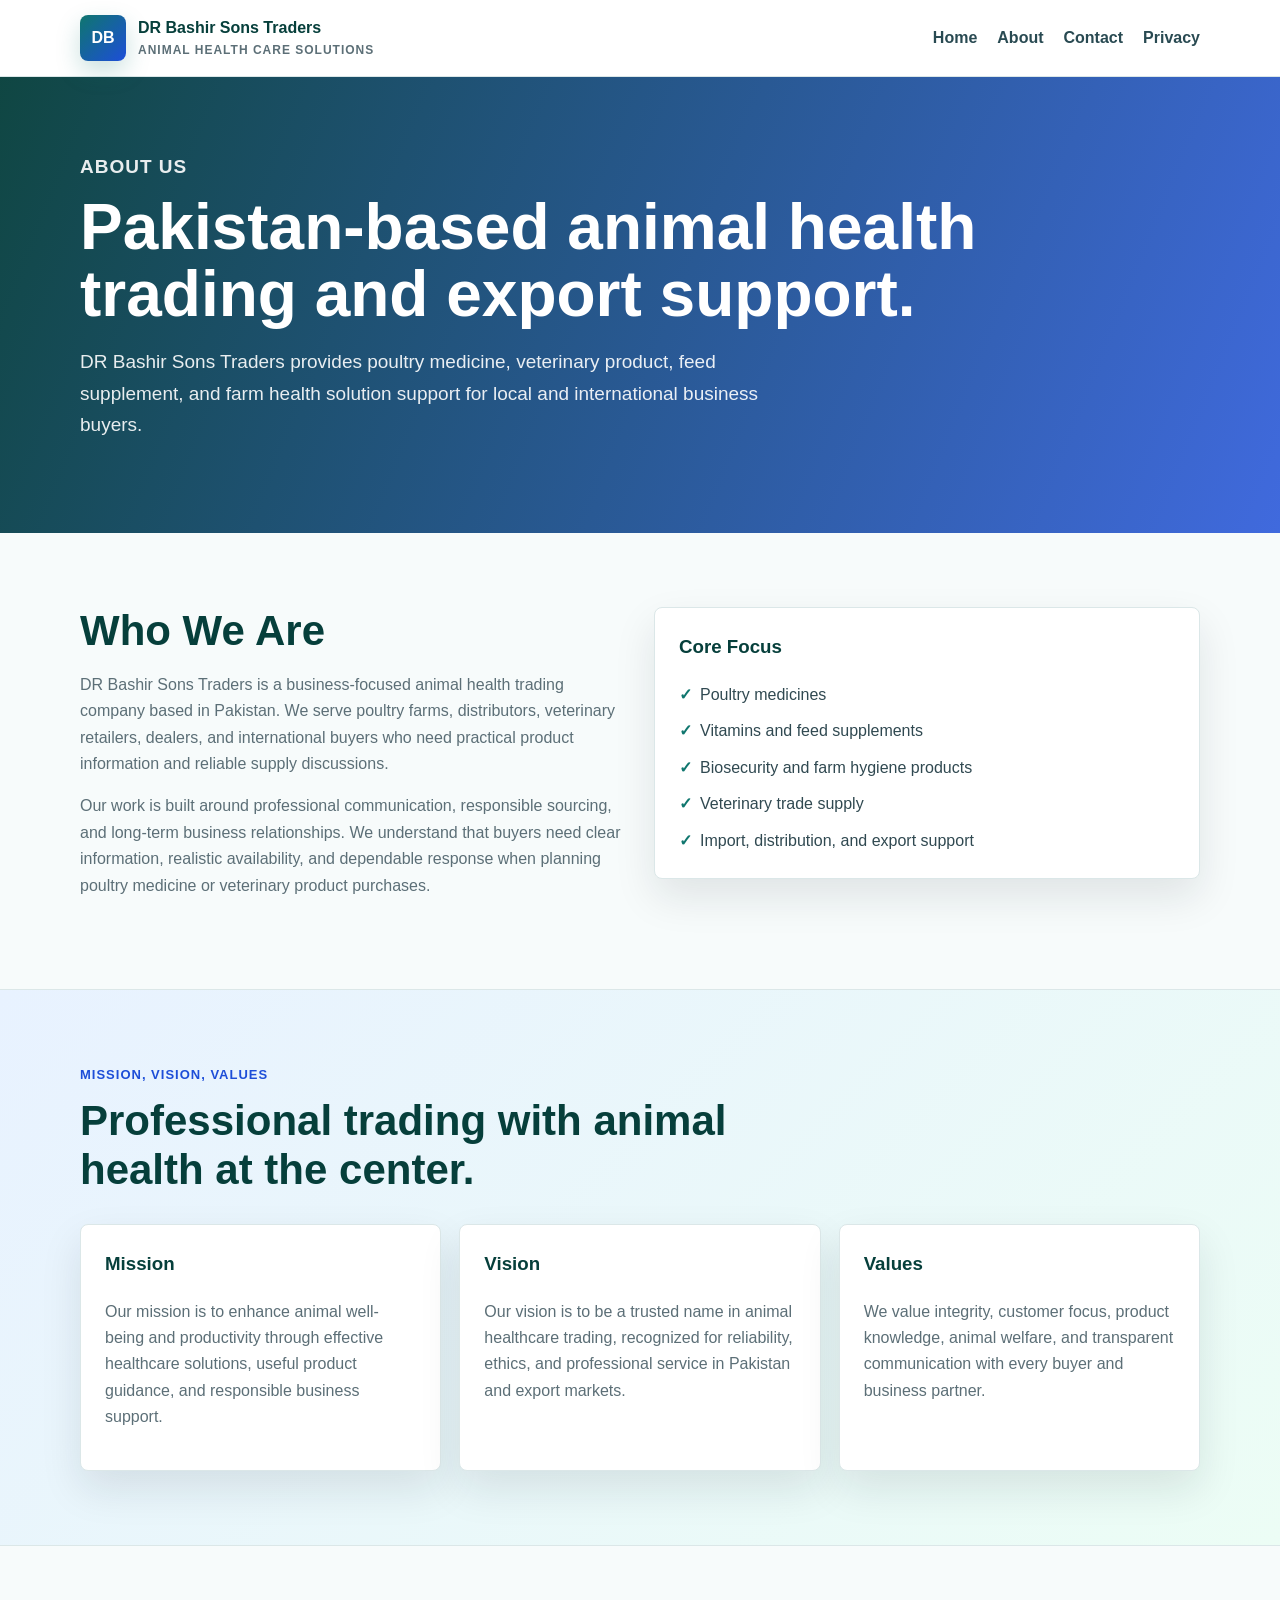
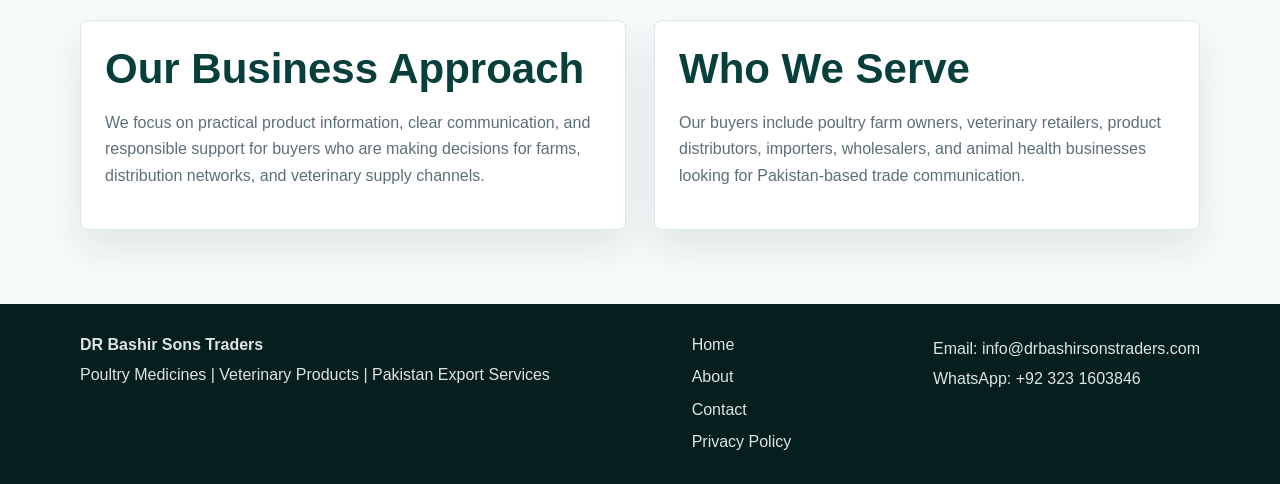
<file: about.html>
<!DOCTYPE html>
<html lang="en">
<head>
<meta charset="UTF-8">
<meta name="viewport" content="width=device-width, initial-scale=1.0">
<meta name="google-adsense-account" content="ca-pub-7615997410709702">
<title>About Us | DR Bashir Sons Traders</title>
<meta name="description" content="Learn about DR Bashir Sons Traders, a Pakistan-based animal health trading company focused on poultry medicines, veterinary products, supplements, and export services.">
<meta name="robots" content="index, follow">
<link rel="canonical" href="https://drbashirsonstraders.com/about.html">
<meta property="og:title" content="About DR Bashir Sons Traders">
<meta property="og:description" content="Company profile, mission, values, and animal health trading focus for DR Bashir Sons Traders.">
<meta property="og:type" content="website">
<meta property="og:url" content="https://drbashirsonstraders.com/about.html">
<link rel="stylesheet" href="styles.css">
</head>
<body>
<header class="site-header"><div class="container nav-wrap"><a class="brand" href="index.html"><span class="brand-mark">DB</span><span>DR Bashir Sons Traders<small>Animal Health Care Solutions</small></span></a><nav class="nav-links" aria-label="Main navigation"><a href="index.html">Home</a><a href="about.html">About</a><a href="contact.html">Contact</a><a href="privacy.html">Privacy</a></nav></div></header>
<main><section class="page-hero"><div class="container"><p class="eyebrow">About Us</p><h1>Pakistan-based animal health trading and export support.</h1><p>DR Bashir Sons Traders provides poultry medicine, veterinary product, feed supplement, and farm health solution support for local and international business buyers.</p></div></section><section class="section"><div class="container split"><div><h2>Who We Are</h2><p>DR Bashir Sons Traders is a business-focused animal health trading company based in Pakistan. We serve poultry farms, distributors, veterinary retailers, dealers, and international buyers who need practical product information and reliable supply discussions.</p><p>Our work is built around professional communication, responsible sourcing, and long-term business relationships. We understand that buyers need clear information, realistic availability, and dependable response when planning poultry medicine or veterinary product purchases.</p></div><div class="panel"><h3>Core Focus</h3><ul class="check-list"><li>Poultry medicines</li><li>Vitamins and feed supplements</li><li>Biosecurity and farm hygiene products</li><li>Veterinary trade supply</li><li>Import, distribution, and export support</li></ul></div></div></section><section class="section soft"><div class="container"><div class="section-heading"><p class="eyebrow dark">Mission, Vision, Values</p><h2>Professional trading with animal health at the center.</h2></div><div class="card-grid three"><article class="info-card"><h3>Mission</h3><p>Our mission is to enhance animal well-being and productivity through effective healthcare solutions, useful product guidance, and responsible business support.</p></article><article class="info-card"><h3>Vision</h3><p>Our vision is to be a trusted name in animal healthcare trading, recognized for reliability, ethics, and professional service in Pakistan and export markets.</p></article><article class="info-card"><h3>Values</h3><p>We value integrity, customer focus, product knowledge, animal welfare, and transparent communication with every buyer and business partner.</p></article></div></div></section><section class="section"><div class="container split"><div class="panel"><h2>Our Business Approach</h2><p>We focus on practical product information, clear communication, and responsible support for buyers who are making decisions for farms, distribution networks, and veterinary supply channels.</p></div><div class="panel"><h2>Who We Serve</h2><p>Our buyers include poultry farm owners, veterinary retailers, product distributors, importers, wholesalers, and animal health businesses looking for Pakistan-based trade communication.</p></div></div></section></main>
<footer class="site-footer"><div class="container footer-grid"><div><strong>DR Bashir Sons Traders</strong><p>Poultry Medicines | Veterinary Products | Pakistan Export Services</p></div><nav class="footer-links" aria-label="Footer navigation"><a href="index.html">Home</a><a href="about.html">About</a><a href="contact.html">Contact</a><a href="privacy.html">Privacy Policy</a></nav><div><p>Email: info@drbashirsonstraders.com</p><p>WhatsApp: +92 323 1603846</p></div></div></footer>
</body>
</html>
</file>
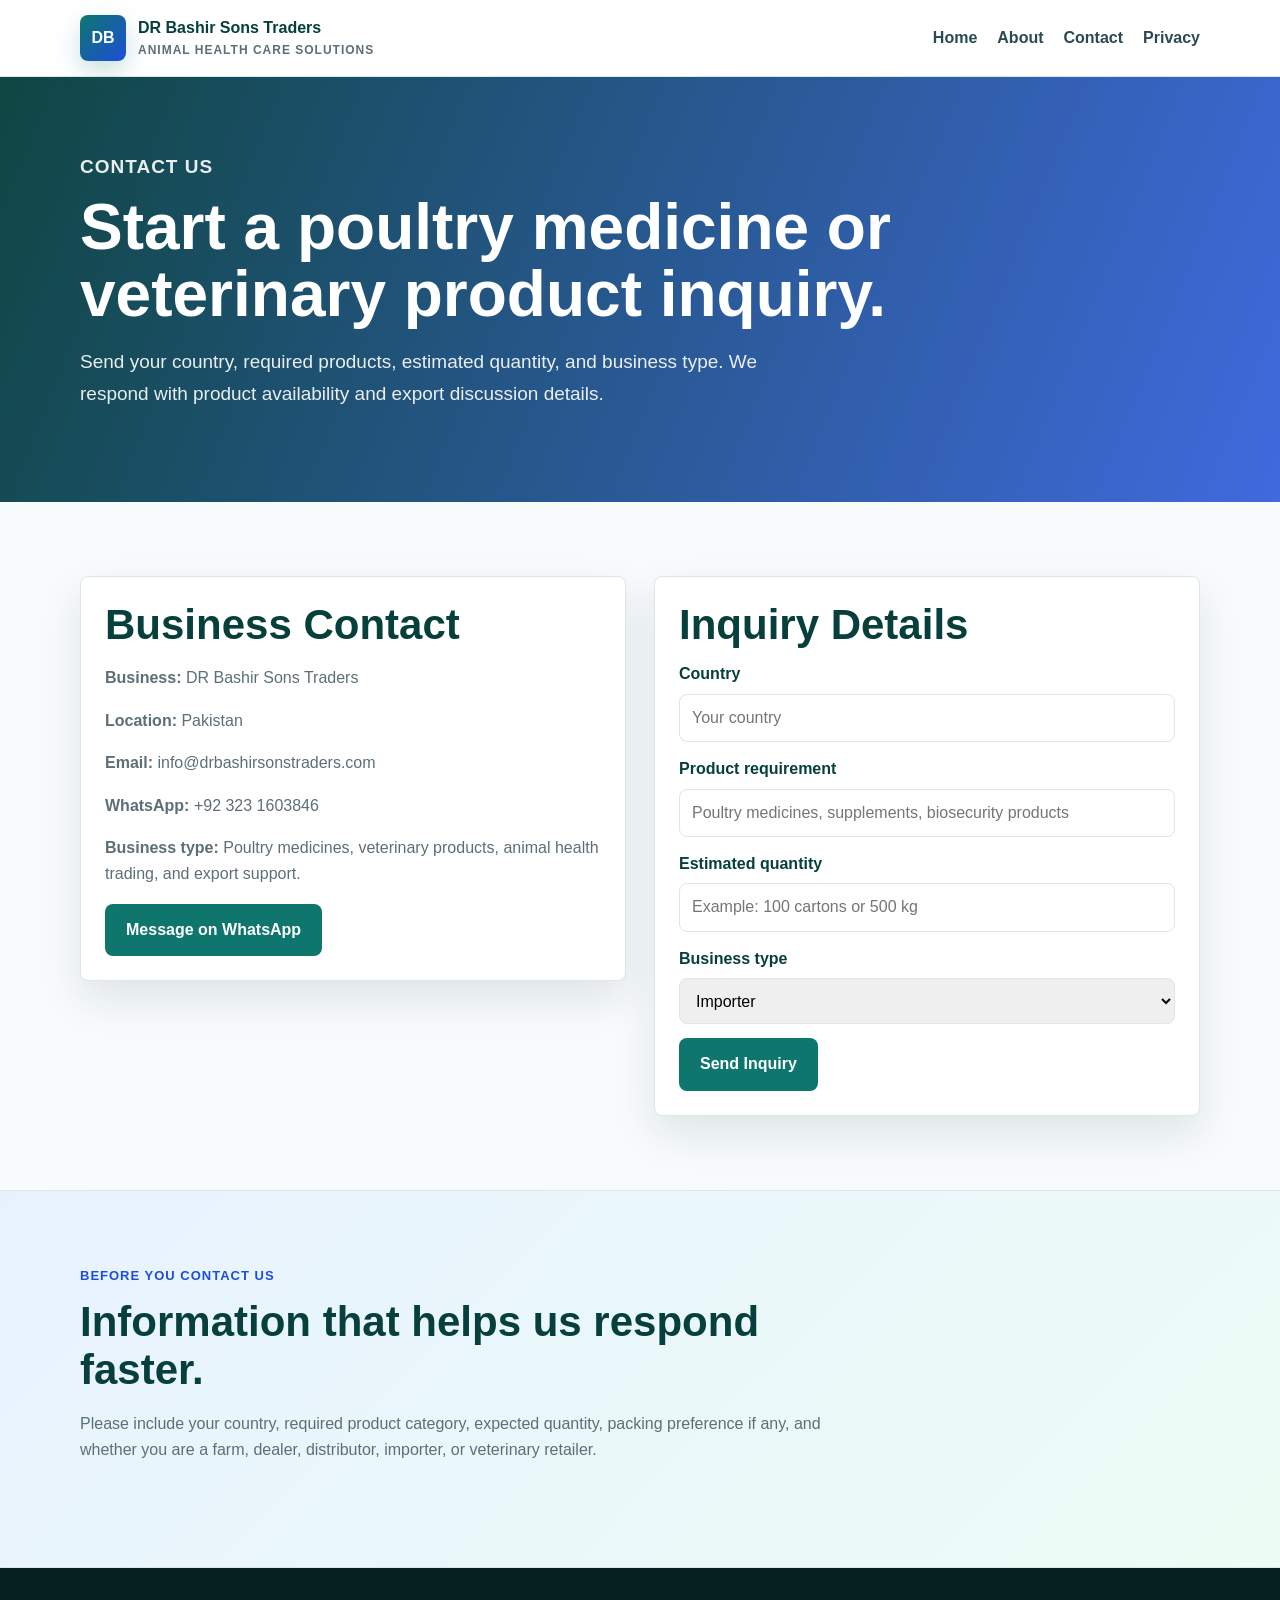
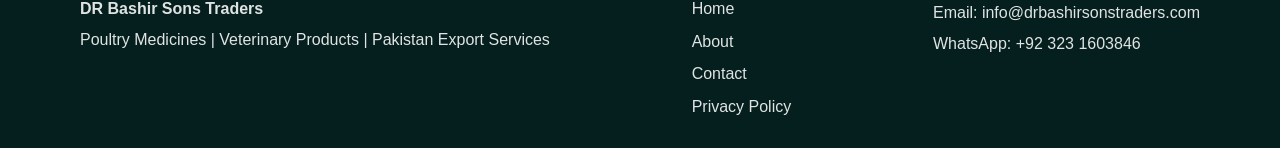
<file: contact.html>
<!DOCTYPE html>
<html lang="en">
<head>
<meta charset="UTF-8">
<meta name="viewport" content="width=device-width, initial-scale=1.0">
<meta name="google-adsense-account" content="ca-pub-7615997410709702">
<title>Contact Us | DR Bashir Sons Traders</title>
<meta name="description" content="Contact DR Bashir Sons Traders for poultry medicines, veterinary products, feed supplements, biosecurity products, and export business inquiries from Pakistan.">
<meta name="robots" content="index, follow">
<link rel="canonical" href="https://drbashirsonstraders.com/contact.html">
<meta property="og:title" content="Contact DR Bashir Sons Traders">
<meta property="og:description" content="Contact page for poultry medicines, veterinary product, and animal health export inquiries.">
<meta property="og:type" content="website">
<meta property="og:url" content="https://drbashirsonstraders.com/contact.html">
<link rel="stylesheet" href="styles.css">
</head>
<body>
<header class="site-header"><div class="container nav-wrap"><a class="brand" href="index.html"><span class="brand-mark">DB</span><span>DR Bashir Sons Traders<small>Animal Health Care Solutions</small></span></a><nav class="nav-links" aria-label="Main navigation"><a href="index.html">Home</a><a href="about.html">About</a><a href="contact.html">Contact</a><a href="privacy.html">Privacy</a></nav></div></header>
<main><section class="page-hero"><div class="container"><p class="eyebrow">Contact Us</p><h1>Start a poultry medicine or veterinary product inquiry.</h1><p>Send your country, required products, estimated quantity, and business type. We respond with product availability and export discussion details.</p></div></section><section class="section"><div class="container split"><div class="panel"><h2>Business Contact</h2><p><strong>Business:</strong> DR Bashir Sons Traders</p><p><strong>Location:</strong> Pakistan</p><p><strong>Email:</strong> info@drbashirsonstraders.com</p><p><strong>WhatsApp:</strong> +92 323 1603846</p><p><strong>Business type:</strong> Poultry medicines, veterinary products, animal health trading, and export support.</p><a class="button primary" href="https://wa.me/923231603846?text=Hello%20DR%20Bashir%20Sons%20Traders%2C%20I%20want%20to%20discuss%20a%20business%20inquiry." target="_blank" rel="noopener">Message on WhatsApp</a></div><form class="panel contact-form" action="https://wa.me/923231603846" method="get"><h2>Inquiry Details</h2><label for="country">Country</label><input id="country" name="country" type="text" placeholder="Your country"><label for="products">Product requirement</label><input id="products" name="products" type="text" placeholder="Poultry medicines, supplements, biosecurity products"><label for="quantity">Estimated quantity</label><input id="quantity" name="quantity" type="text" placeholder="Example: 100 cartons or 500 kg"><label for="business-type">Business type</label><select id="business-type" name="business_type"><option>Importer</option><option>Distributor</option><option>Farm Owner</option><option>Dealer</option><option>Veterinary Retailer</option></select><a class="button primary" href="https://wa.me/923231603846?text=Hello%20DR%20Bashir%20Sons%20Traders%2C%20I%20want%20export%20pricing%20and%20availability%20for%20poultry%20products." target="_blank" rel="noopener">Send Inquiry</a></form></div></section><section class="section soft"><div class="container"><div class="section-heading"><p class="eyebrow dark">Before You Contact Us</p><h2>Information that helps us respond faster.</h2><p>Please include your country, required product category, expected quantity, packing preference if any, and whether you are a farm, dealer, distributor, importer, or veterinary retailer.</p></div></div></section></main>
<footer class="site-footer"><div class="container footer-grid"><div><strong>DR Bashir Sons Traders</strong><p>Poultry Medicines | Veterinary Products | Pakistan Export Services</p></div><nav class="footer-links" aria-label="Footer navigation"><a href="index.html">Home</a><a href="about.html">About</a><a href="contact.html">Contact</a><a href="privacy.html">Privacy Policy</a></nav><div><p>Email: info@drbashirsonstraders.com</p><p>WhatsApp: +92 323 1603846</p></div></div></footer>
</body>
</html>
</file>
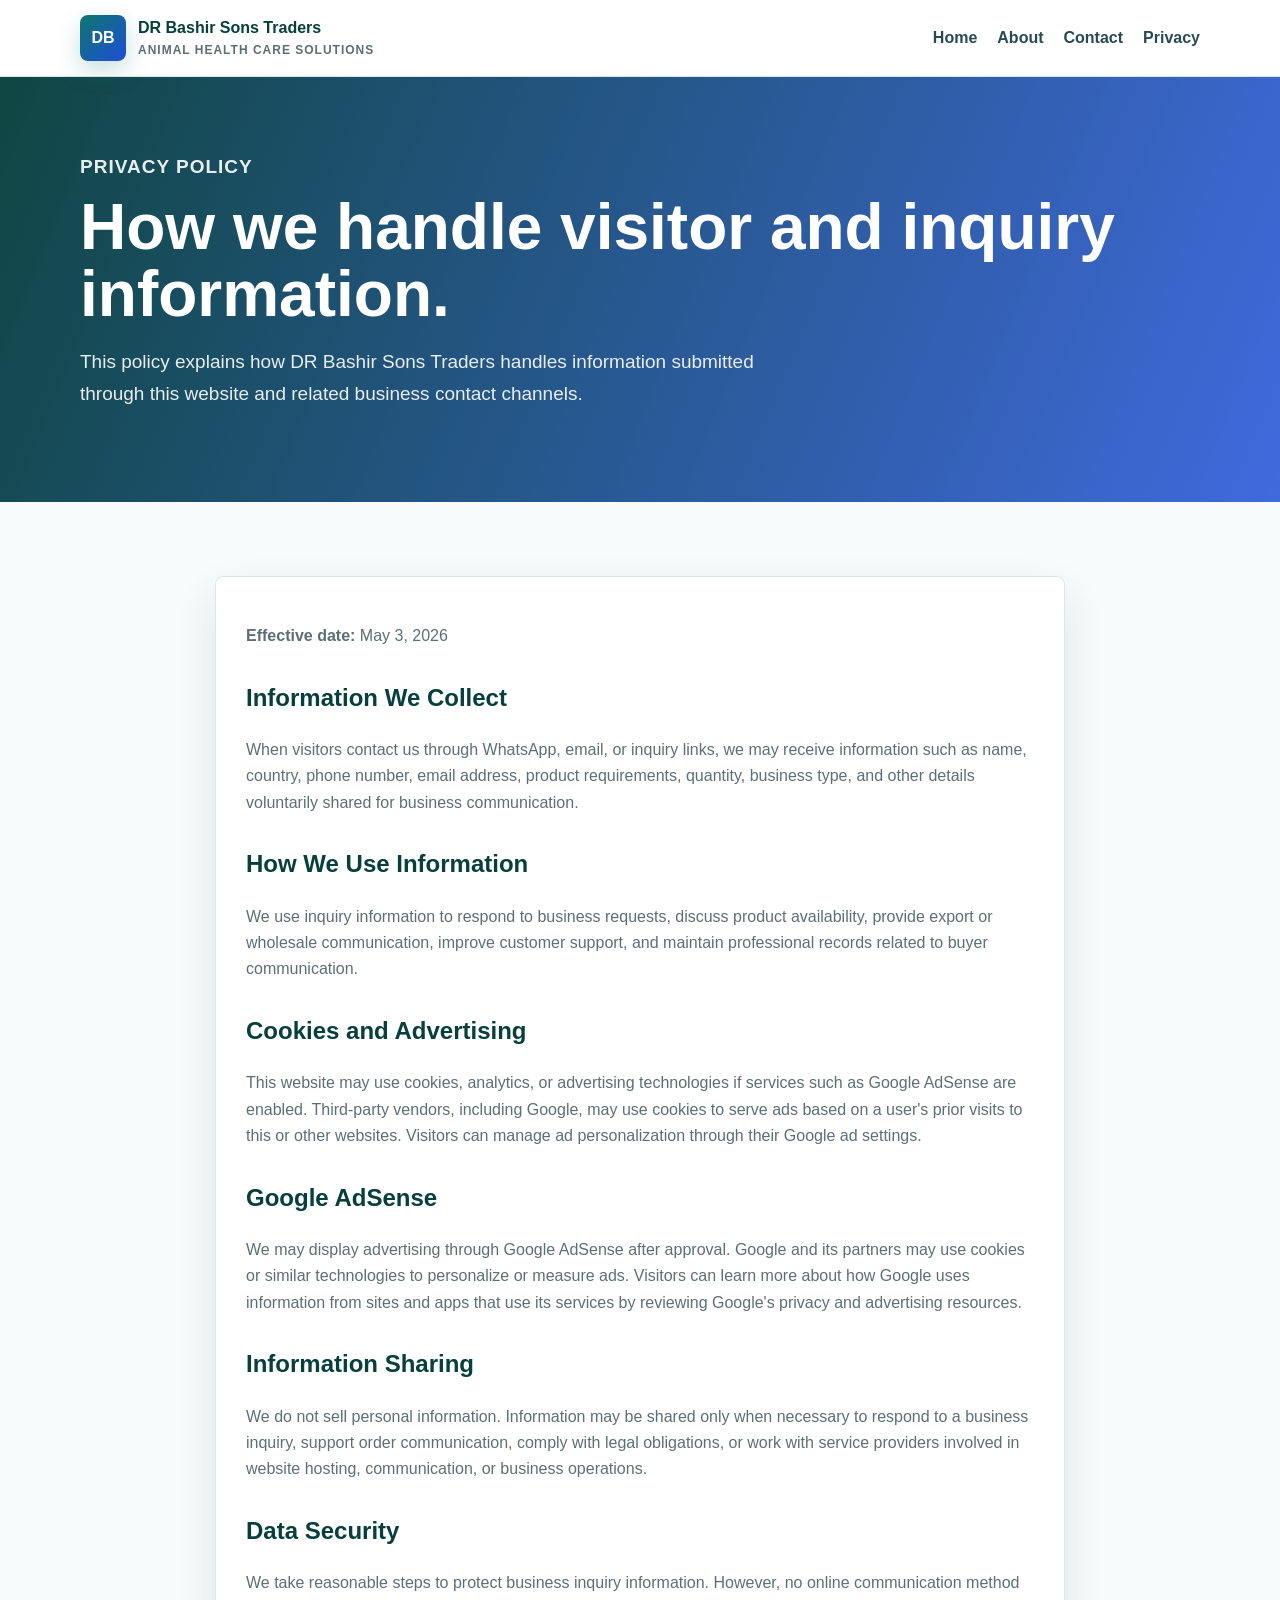
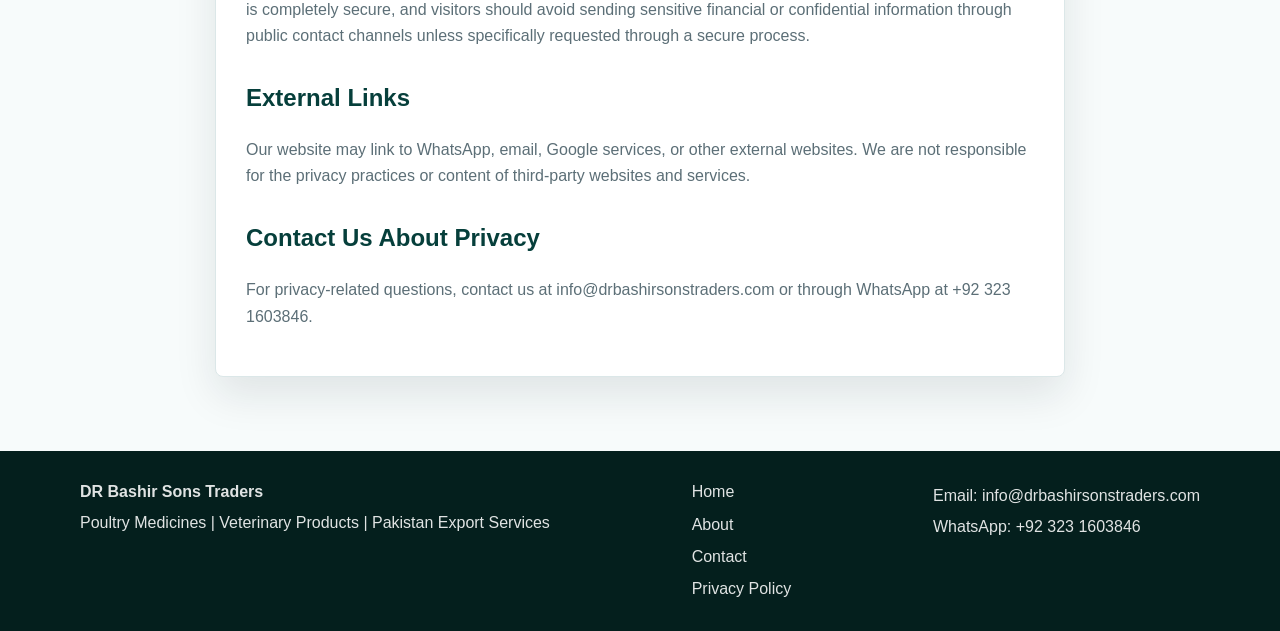
<file: privacy.html>
<!DOCTYPE html>
<html lang="en">
<head>
<meta charset="UTF-8">
<meta name="viewport" content="width=device-width, initial-scale=1.0">
<meta name="google-adsense-account" content="ca-pub-7615997410709702">
<title>Privacy Policy | DR Bashir Sons Traders</title>
<meta name="description" content="Privacy Policy for DR Bashir Sons Traders, explaining how contact and business inquiry information is handled on drbashirsonstraders.com.">
<meta name="robots" content="index, follow">
<link rel="canonical" href="https://drbashirsonstraders.com/privacy.html">
<meta property="og:title" content="Privacy Policy | DR Bashir Sons Traders">
<meta property="og:description" content="Privacy and cookie information for visitors and business inquiry users.">
<meta property="og:type" content="website">
<meta property="og:url" content="https://drbashirsonstraders.com/privacy.html">
<link rel="stylesheet" href="styles.css">
</head>
<body>
<header class="site-header"><div class="container nav-wrap"><a class="brand" href="index.html"><span class="brand-mark">DB</span><span>DR Bashir Sons Traders<small>Animal Health Care Solutions</small></span></a><nav class="nav-links" aria-label="Main navigation"><a href="index.html">Home</a><a href="about.html">About</a><a href="contact.html">Contact</a><a href="privacy.html">Privacy</a></nav></div></header>
<main><section class="page-hero"><div class="container"><p class="eyebrow">Privacy Policy</p><h1>How we handle visitor and inquiry information.</h1><p>This policy explains how DR Bashir Sons Traders handles information submitted through this website and related business contact channels.</p></div></section><section class="section"><div class="container policy"><p><strong>Effective date:</strong> May 3, 2026</p><h2>Information We Collect</h2><p>When visitors contact us through WhatsApp, email, or inquiry links, we may receive information such as name, country, phone number, email address, product requirements, quantity, business type, and other details voluntarily shared for business communication.</p><h2>How We Use Information</h2><p>We use inquiry information to respond to business requests, discuss product availability, provide export or wholesale communication, improve customer support, and maintain professional records related to buyer communication.</p><h2>Cookies and Advertising</h2><p>This website may use cookies, analytics, or advertising technologies if services such as Google AdSense are enabled. Third-party vendors, including Google, may use cookies to serve ads based on a user's prior visits to this or other websites. Visitors can manage ad personalization through their Google ad settings.</p><h2>Google AdSense</h2><p>We may display advertising through Google AdSense after approval. Google and its partners may use cookies or similar technologies to personalize or measure ads. Visitors can learn more about how Google uses information from sites and apps that use its services by reviewing Google's privacy and advertising resources.</p><h2>Information Sharing</h2><p>We do not sell personal information. Information may be shared only when necessary to respond to a business inquiry, support order communication, comply with legal obligations, or work with service providers involved in website hosting, communication, or business operations.</p><h2>Data Security</h2><p>We take reasonable steps to protect business inquiry information. However, no online communication method is completely secure, and visitors should avoid sending sensitive financial or confidential information through public contact channels unless specifically requested through a secure process.</p><h2>External Links</h2><p>Our website may link to WhatsApp, email, Google services, or other external websites. We are not responsible for the privacy practices or content of third-party websites and services.</p><h2>Contact Us About Privacy</h2><p>For privacy-related questions, contact us at info@drbashirsonstraders.com or through WhatsApp at +92 323 1603846.</p></div></section></main>
<footer class="site-footer"><div class="container footer-grid"><div><strong>DR Bashir Sons Traders</strong><p>Poultry Medicines | Veterinary Products | Pakistan Export Services</p></div><nav class="footer-links" aria-label="Footer navigation"><a href="index.html">Home</a><a href="about.html">About</a><a href="contact.html">Contact</a><a href="privacy.html">Privacy Policy</a></nav><div><p>Email: info@drbashirsonstraders.com</p><p>WhatsApp: +92 323 1603846</p></div></div></footer>
</body>
</html>
</file>
<file: styles.css>
:root{--green:#0f766e;--green-dark:#063f3b;--blue:#1d4ed8;--ink:#102027;--muted:#5c6f77;--line:#dbe7e8;--white:#fff;--soft:#f7fbfb;--mint:#ecfdf5;--shadow:0 18px 42px rgba(16,32,39,.1);--radius:8px}*{box-sizing:border-box}html{scroll-behavior:smooth}body{margin:0;font-family:Arial,Helvetica,sans-serif;color:var(--ink);background:var(--soft);line-height:1.65}a{color:inherit;text-decoration:none}.container{width:min(1120px,calc(100% - 32px));margin:0 auto}.site-header{position:sticky;top:0;z-index:10;background:rgba(255,255,255,.96);border-bottom:1px solid var(--line)}.nav-wrap{min-height:76px;display:flex;justify-content:space-between;align-items:center;gap:20px}.brand{display:flex;align-items:center;gap:12px;color:var(--green-dark);font-weight:900}.brand-mark{width:46px;height:46px;display:grid;place-items:center;border-radius:var(--radius);background:linear-gradient(135deg,var(--green),var(--blue));color:var(--white);box-shadow:0 10px 24px rgba(15,118,110,.22)}.brand small{display:block;color:var(--muted);font-size:12px;font-weight:800;text-transform:uppercase;letter-spacing:1px}.nav-links{display:flex;gap:20px;color:#294a52;font-weight:800}.nav-links a:hover{color:var(--green)}.hero{color:var(--white);background:linear-gradient(112deg,rgba(6,63,59,.96),rgba(29,78,216,.84))}.hero-grid{min-height:620px;display:grid;grid-template-columns:1.1fr .9fr;gap:42px;align-items:center;padding:72px 0}.eyebrow{margin:0 0 12px;font-size:13px;font-weight:900;text-transform:uppercase;letter-spacing:1px;color:#d9fff4}.eyebrow.dark{color:var(--blue)}.hero h1,.page-hero h1{margin:0 0 16px;font-size:clamp(36px,6vw,64px);line-height:1.04}.hero-text,.page-hero p{max-width:720px;color:rgba(255,255,255,.9);font-size:19px}.hero-actions{display:flex;gap:14px;flex-wrap:wrap;margin-top:28px}.button{display:inline-flex;align-items:center;justify-content:center;min-height:46px;padding:12px 20px;border-radius:var(--radius);border:1px solid transparent;font-weight:900}.button.primary{color:var(--white);background:var(--green)}.button.secondary{color:var(--green-dark);background:var(--white);border-color:rgba(255,255,255,.7)}.hero-card,.panel,.info-card{background:var(--white);border:1px solid var(--line);border-radius:var(--radius);box-shadow:var(--shadow)}.hero-card{color:var(--ink);padding:28px}.hero-card h2,.panel h2,.panel h3,.info-card h3{color:var(--green-dark);margin-top:0}.section{padding:74px 0}.section.soft{background:linear-gradient(135deg,#e8f2ff,var(--mint));border-top:1px solid var(--line);border-bottom:1px solid var(--line)}.trust-strip{background:var(--white);border-bottom:1px solid var(--line)}.trust-grid{display:grid;grid-template-columns:repeat(3,1fr);gap:18px;padding:22px 0}.trust-grid div{padding:18px;border:1px solid var(--line);border-radius:var(--radius);background:#f7fbfb}.trust-grid strong{display:block;color:var(--green-dark)}.trust-grid span{display:block;color:var(--muted);font-size:14px}.section-heading{max-width:760px;margin-bottom:30px}.section-heading h2,.split h2,.cta h2{color:var(--green-dark);font-size:clamp(28px,4vw,42px);line-height:1.15;margin:0 0 12px}.section-heading p,.split p,.info-card p,.panel p,.policy p{color:var(--muted)}.card-grid{display:grid;grid-template-columns:repeat(4,1fr);gap:18px}.card-grid.three{grid-template-columns:repeat(3,1fr)}.info-card,.panel{padding:24px}.split{display:grid;grid-template-columns:1fr 1fr;gap:28px;align-items:start}.check-list{list-style:none;padding:0;margin:0;display:grid;gap:10px}.check-list li{color:#304951}.check-list li:before{content:"✓";color:var(--green);font-weight:900;margin-right:8px}.cta{text-align:center;max-width:820px}.cta p{color:var(--muted)}.page-hero{padding:74px 0;color:var(--white);background:linear-gradient(112deg,rgba(6,63,59,.96),rgba(29,78,216,.84))}.contact-form label{display:block;color:var(--green-dark);font-weight:900;margin-bottom:6px}.contact-form input,.contact-form select{width:100%;min-height:46px;margin-bottom:14px;padding:10px 12px;border:1px solid var(--line);border-radius:var(--radius);font:inherit}.policy{max-width:850px;background:var(--white);border:1px solid var(--line);border-radius:var(--radius);padding:30px;box-shadow:var(--shadow)}.policy h2{color:var(--green-dark);margin-top:28px}.site-footer{background:#041f1d;color:rgba(255,255,255,.88);padding:28px 0}.footer-grid{display:flex;justify-content:space-between;align-items:flex-start;gap:18px;flex-wrap:wrap}.footer-grid p{margin:4px 0}.footer-links{display:grid;gap:6px}.footer-links a{color:rgba(255,255,255,.88)}.footer-links a:hover{color:var(--white)}@media(max-width:900px){.nav-wrap{align-items:flex-start;flex-direction:column;padding:14px 0}.nav-links{width:100%;overflow-x:auto;gap:18px;padding-bottom:4px}.hero-grid,.split{grid-template-columns:1fr}.hero-grid{min-height:auto;padding:56px 0}.trust-grid{grid-template-columns:1fr}.card-grid,.card-grid.three{grid-template-columns:repeat(2,1fr)}}@media(max-width:620px){.container{width:min(100% - 24px,1120px)}.brand{align-items:flex-start}.brand-mark{width:40px;height:40px}.hero h1,.page-hero h1{font-size:36px}.hero-actions,.footer-grid{flex-direction:column}.button{width:100%}.card-grid,.card-grid.three{grid-template-columns:1fr}.section{padding:56px 0}.hero-card,.panel,.info-card,.policy{padding:22px}}
</file>
